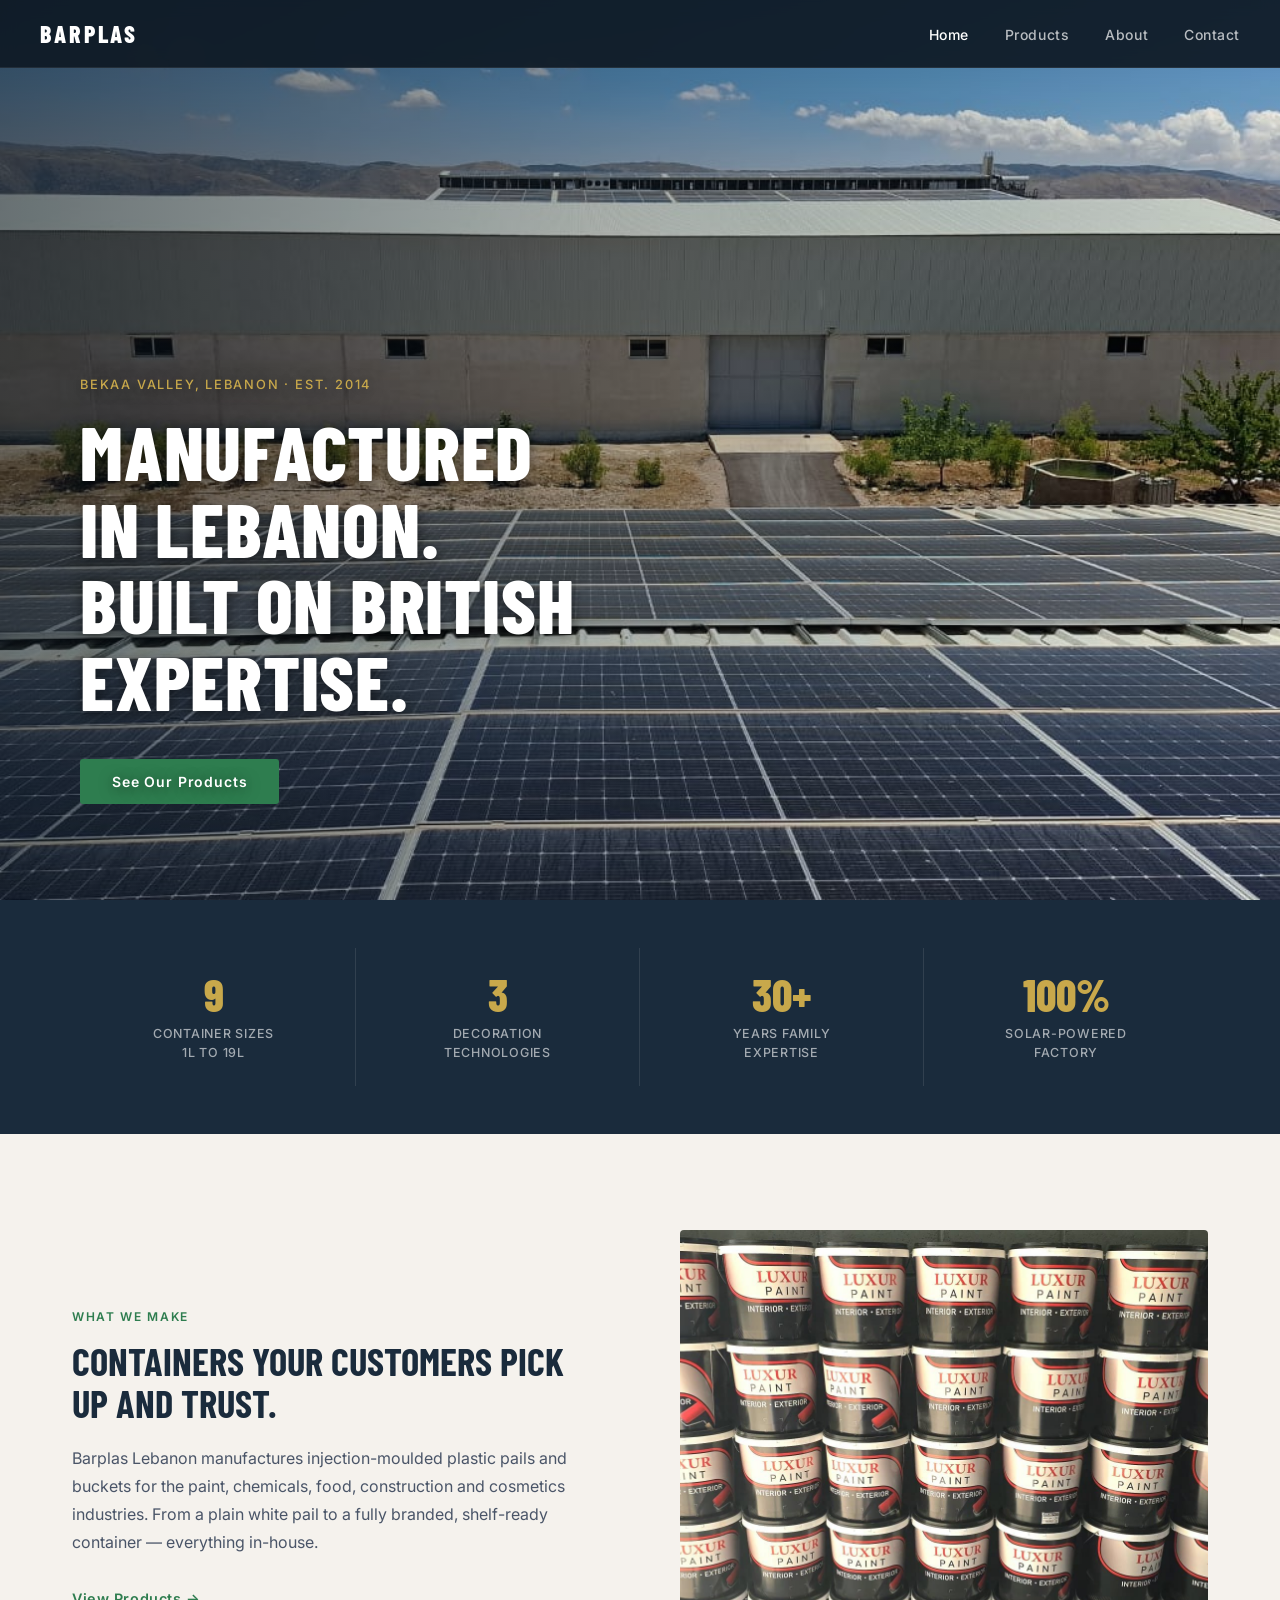
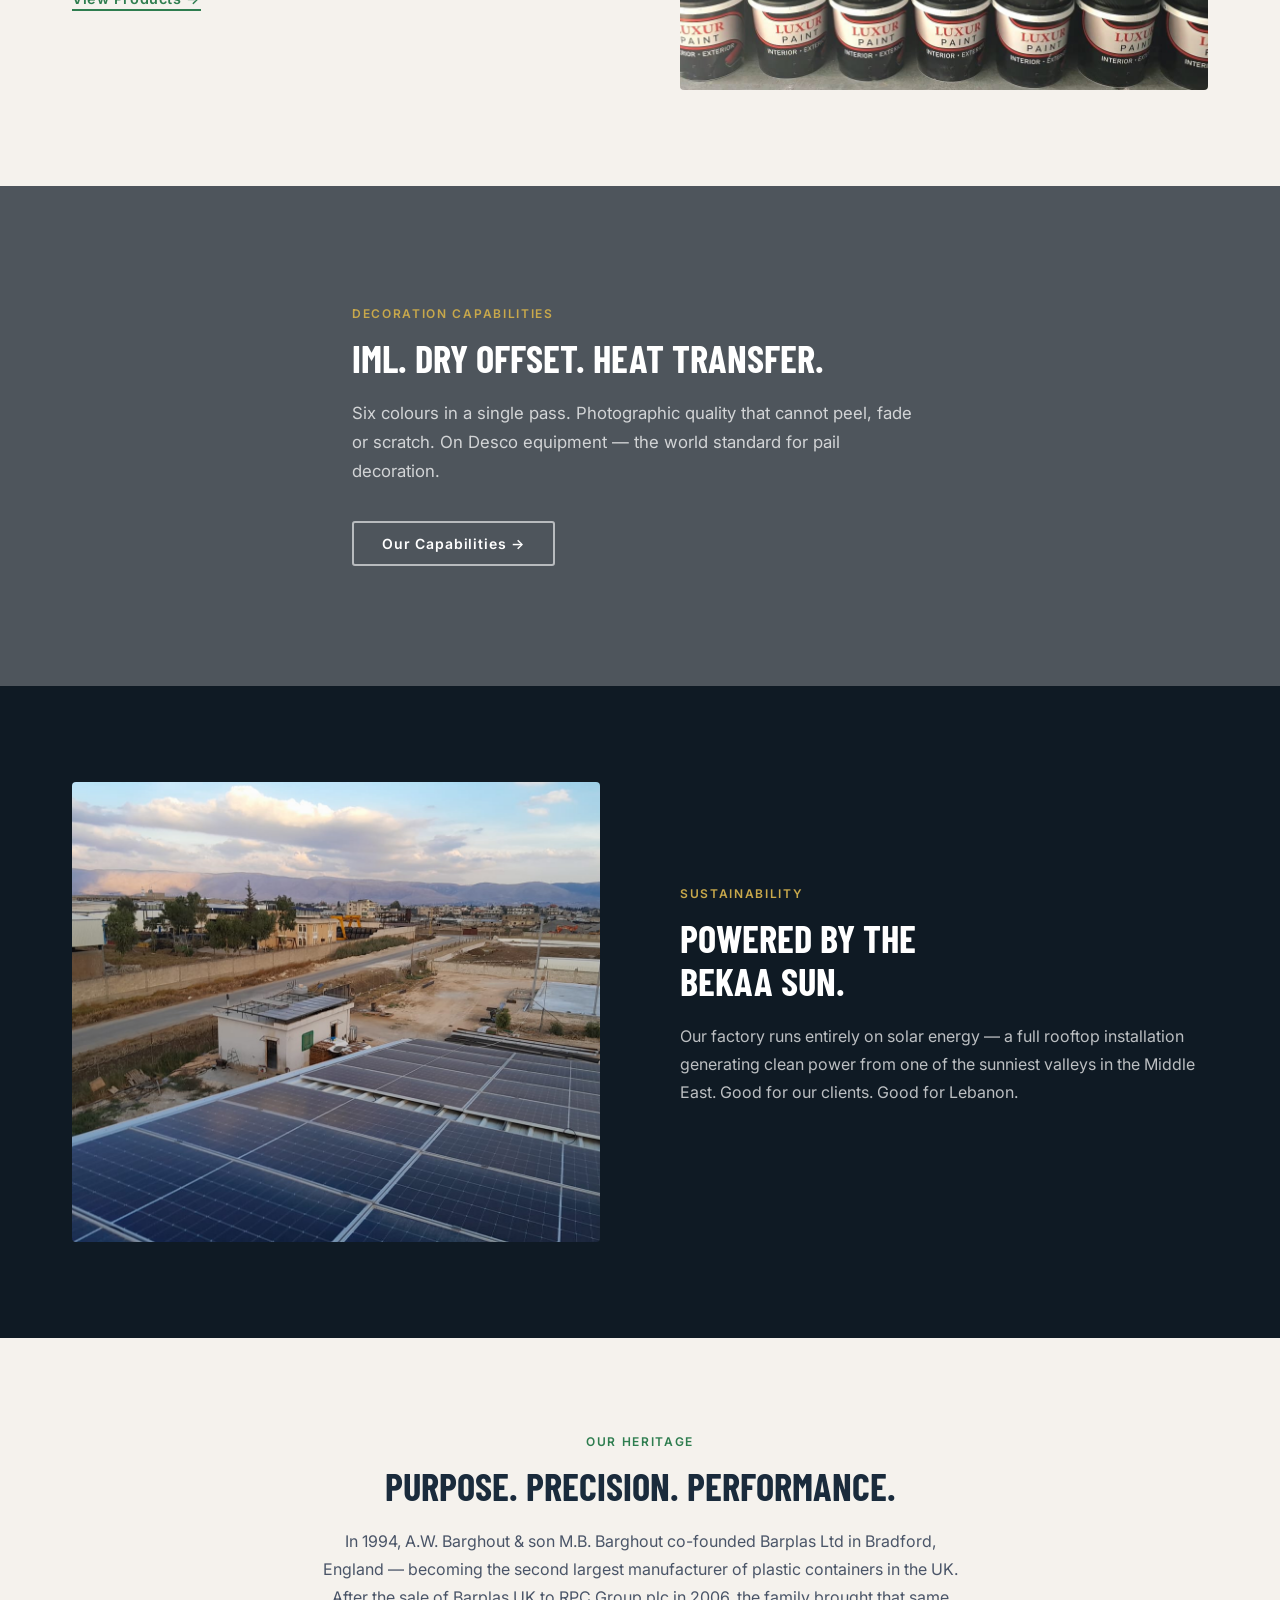
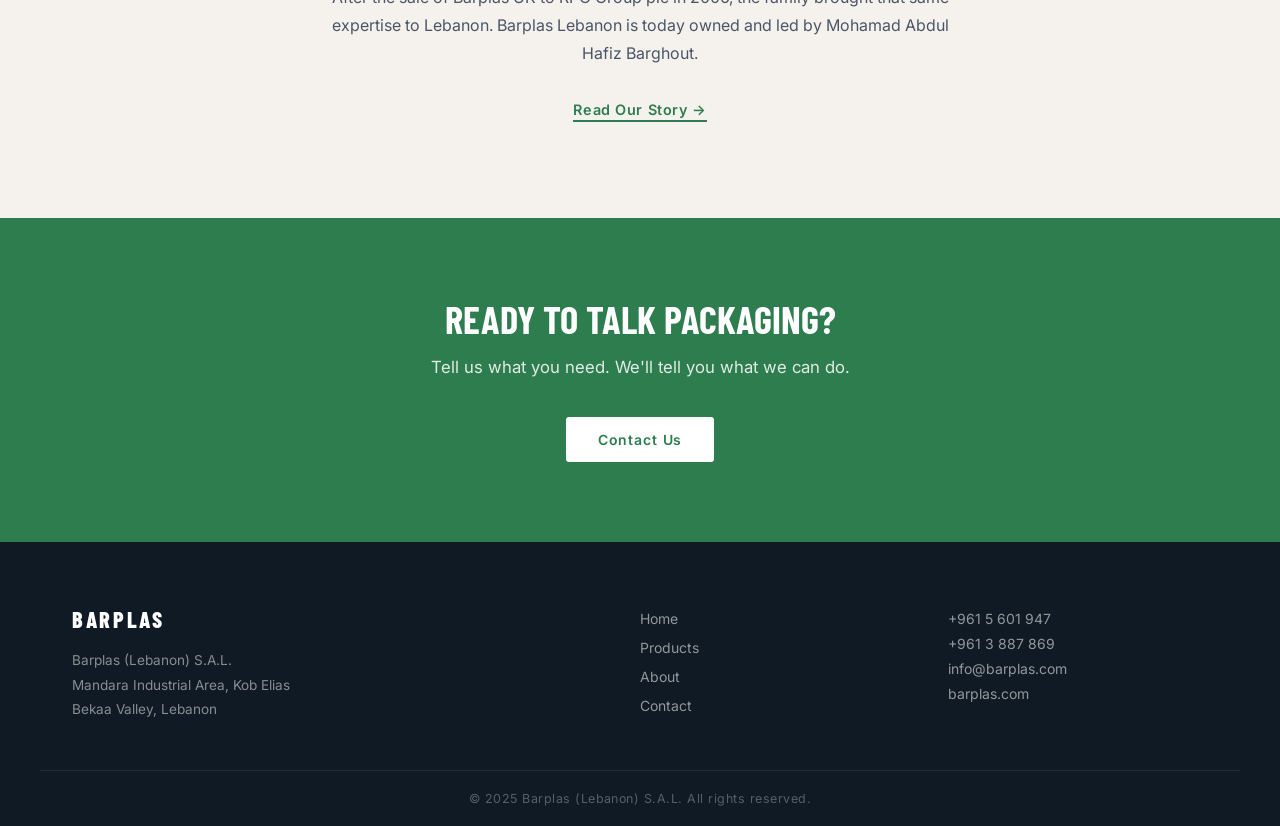
<file: index.html>
<!DOCTYPE html>
<html lang="en">
<head>
  <meta charset="UTF-8">
  <meta name="viewport" content="width=device-width, initial-scale=1.0">
  <title>Barplas Lebanon — Plastic Packaging Manufacturer</title>
  <meta name="description" content="Barplas Lebanon manufactures injection-moulded plastic pails and buckets for the paint, chemicals, food and construction industries. Bekaa Valley, Lebanon.">
  <link rel="preconnect" href="https://fonts.googleapis.com">
  <link href="https://fonts.googleapis.com/css2?family=Barlow+Condensed:wght@400;600;700;800&family=Inter:wght@300;400;500;600&display=swap" rel="stylesheet">
  <link rel="stylesheet" href="style.css?v=9">
</head>
<body>

  <!-- NAV -->
  <nav class="nav">
    <a href="index.html" class="nav-logo">BARPLAS</a>
    <button class="nav-toggle" aria-label="Toggle menu" aria-expanded="false" onclick="var o=this.classList.toggle('open');this.setAttribute('aria-expanded',o);document.getElementById('navLinks').classList.toggle('open')">
      <span></span><span></span><span></span>
    </button>
    <ul class="nav-links" id="navLinks">
      <li><a href="index.html" class="active">Home</a></li>
      <li><a href="products.html">Products</a></li>
      <li><a href="about.html">About</a></li>
      <li><a href="contact.html">Contact</a></li>
    </ul>
  </nav>

  <!-- HERO -->
  <section class="hero" style="background-image: url('factory-exterior.jpeg');">
    <div class="hero-overlay"></div>
    <div class="hero-content">
      <p class="hero-eyebrow">Bekaa Valley, Lebanon · Est. 2014</p>
      <h1 class="hero-headline">Manufactured<br>in Lebanon.<br>Built on British<br>expertise.</h1>
      <a href="products.html" class="btn-primary">See Our Products</a>
    </div>
  </section>

  <!-- INTRO STRIP -->
  <section class="intro-strip">
    <div class="container intro-grid">
      <div class="intro-stat">
        <span class="stat-number">9</span>
        <span class="stat-label">Container sizes<br>1L to 19L</span>
      </div>
      <div class="intro-stat">
        <span class="stat-number">3</span>
        <span class="stat-label">Decoration<br>technologies</span>
      </div>
      <div class="intro-stat">
        <span class="stat-number">30+</span>
        <span class="stat-label">Years family<br>expertise</span>
      </div>
      <div class="intro-stat">
        <span class="stat-number">100%</span>
        <span class="stat-label">Solar-powered<br>factory</span>
      </div>
    </div>
  </section>

  <!-- WHAT WE MAKE -->
  <section class="section-light">
    <div class="container two-col">
      <div class="col-text">
        <p class="eyebrow">What We Make</p>
        <h2>Containers your customers pick up and trust.</h2>
        <p class="body-text">Barplas Lebanon manufactures injection-moulded plastic pails and buckets for the paint, chemicals, food, construction and cosmetics industries. From a plain white pail to a fully branded, shelf-ready container — everything in-house.</p>
        <a href="products.html" class="btn-secondary">View Products →</a>
      </div>
      <div class="col-image">
        <img src="luxur-wall.png" alt="Luxur Paint branded pails — Barplas Lebanon">
      </div>
    </div>
  </section>

  <!-- FULL BLEED PRODUCT -->
  <section class="full-bleed" style="background-image: url('bekaa-panoramic.jpeg');">
    <div class="full-bleed-overlay"></div>
    <div class="full-bleed-content container">
      <p class="eyebrow eyebrow-light">Decoration Capabilities</p>
      <h2 class="headline-light">IML. Dry Offset. Heat Transfer.</h2>
      <p class="subline-light">Six colours in a single pass. Photographic quality that cannot peel, fade or scratch. On Desco equipment — the world standard for pail decoration.</p>
      <a href="products.html" class="btn-outline">Our Capabilities →</a>
    </div>
  </section>

  <!-- GREEN ENERGY -->
  <section class="section-dark">
    <div class="container two-col two-col-reverse">
      <div class="col-text">
        <p class="eyebrow eyebrow-green">Sustainability</p>
        <h2 class="headline-light">Powered by the<br>Bekaa sun.</h2>
        <p class="body-text body-light">Our factory runs entirely on solar energy — a full rooftop installation generating clean power from one of the sunniest valleys in the Middle East. Good for our clients. Good for Lebanon.</p>
      </div>
      <div class="col-image">
        <img src="solar-dusk.jpeg" alt="Solar panels on Barplas Lebanon factory roof">
      </div>
    </div>
  </section>

  <!-- HERITAGE -->
  <section class="section-light">
    <div class="container heritage-block">
      <p class="eyebrow">Our Heritage</p>
      <h2>Purpose. Precision. Performance.</h2>
      <p class="body-text heritage-text">In 1994, A.W. Barghout & son M.B. Barghout co-founded Barplas Ltd in Bradford, England — becoming the second largest manufacturer of plastic containers in the UK. After the sale of Barplas UK to RPC Group plc in 2006, the family brought that same expertise to Lebanon. Barplas Lebanon is today owned and led by Mohamad Abdul Hafiz Barghout.</p>
      <a href="about.html" class="btn-secondary">Read Our Story →</a>
    </div>
  </section>

  <!-- CONTACT CTA -->
  <section class="cta-section">
    <div class="container cta-inner">
      <h2 class="headline-light">Ready to talk packaging?</h2>
      <p class="subline-light">Tell us what you need. We'll tell you what we can do.</p>
      <a href="contact.html" class="btn-primary">Contact Us</a>
    </div>
  </section>

  <!-- FOOTER -->
  <footer class="footer">
    <div class="container footer-inner">
      <div class="footer-brand">
        <span class="footer-logo">BARPLAS</span>
        <p>Barplas (Lebanon) S.A.L.<br>Mandara Industrial Area, Kob Elias<br>Bekaa Valley, Lebanon</p>
      </div>
      <div class="footer-links">
        <a href="index.html">Home</a>
        <a href="products.html">Products</a>
        <a href="about.html">About</a>
        <a href="contact.html">Contact</a>
      </div>
      <div class="footer-contact">
        <p>+961 5 601 947</p>
        <p>+961 3 887 869</p>
        <p><a href="mailto:info@barplas.com">info@barplas.com</a></p>
        <p><a href="https://barplas.com">barplas.com</a></p>
      </div>
    </div>
    <div class="footer-bottom">
      <p>© 2025 Barplas (Lebanon) S.A.L. All rights reserved.</p>
    </div>
  </footer>

</body>
</html>
</file>
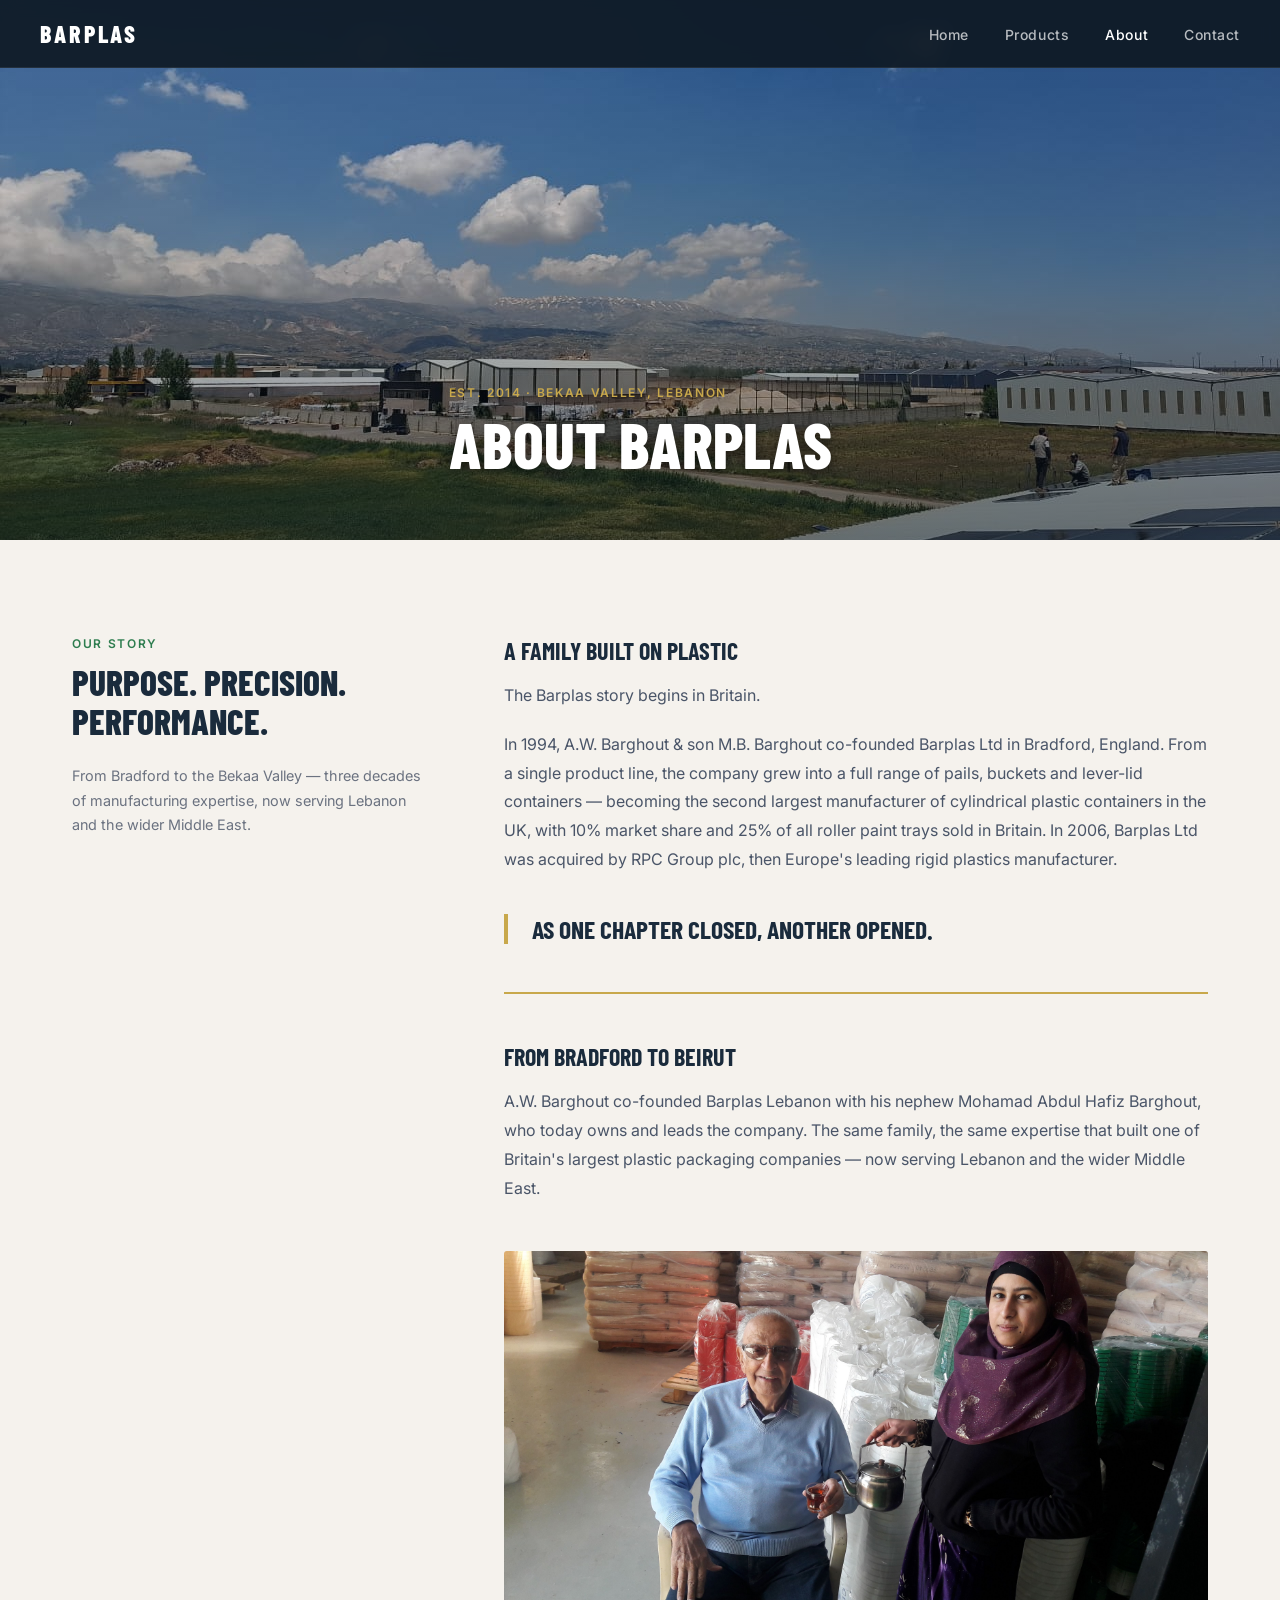
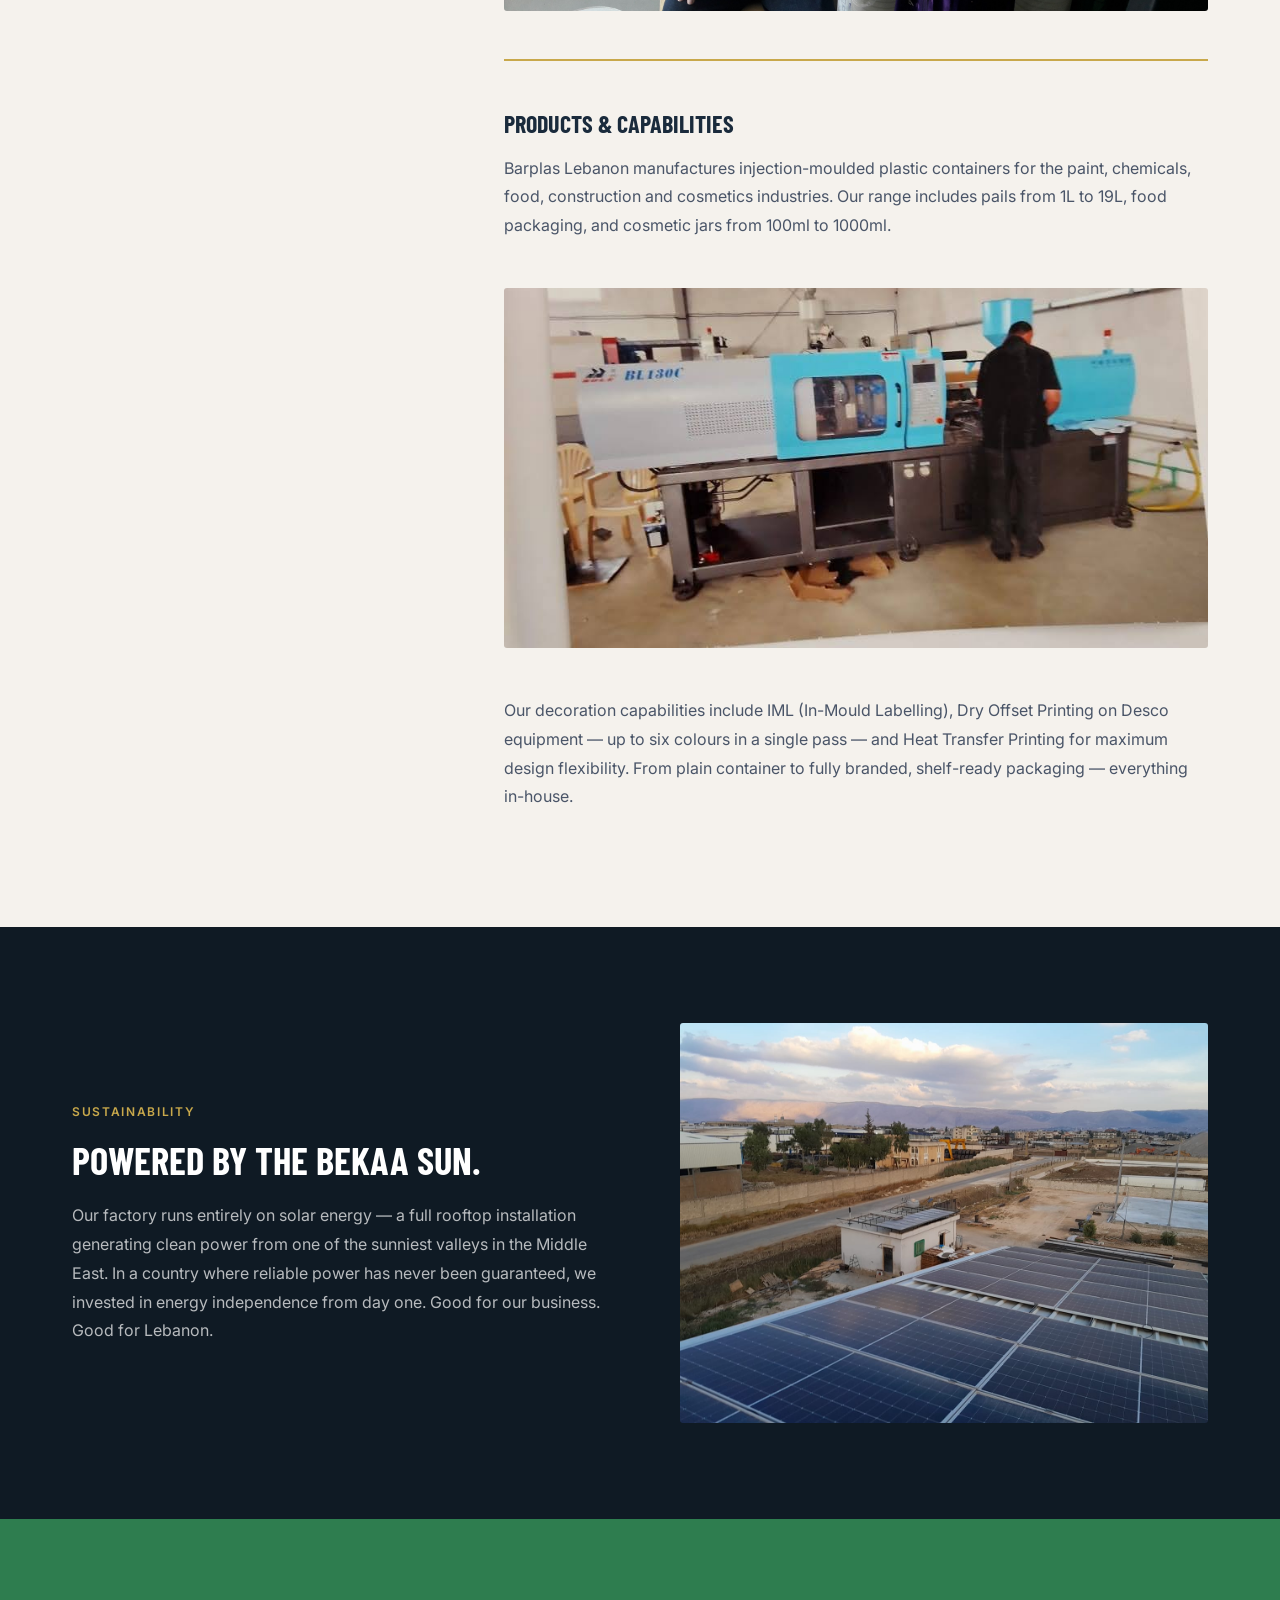
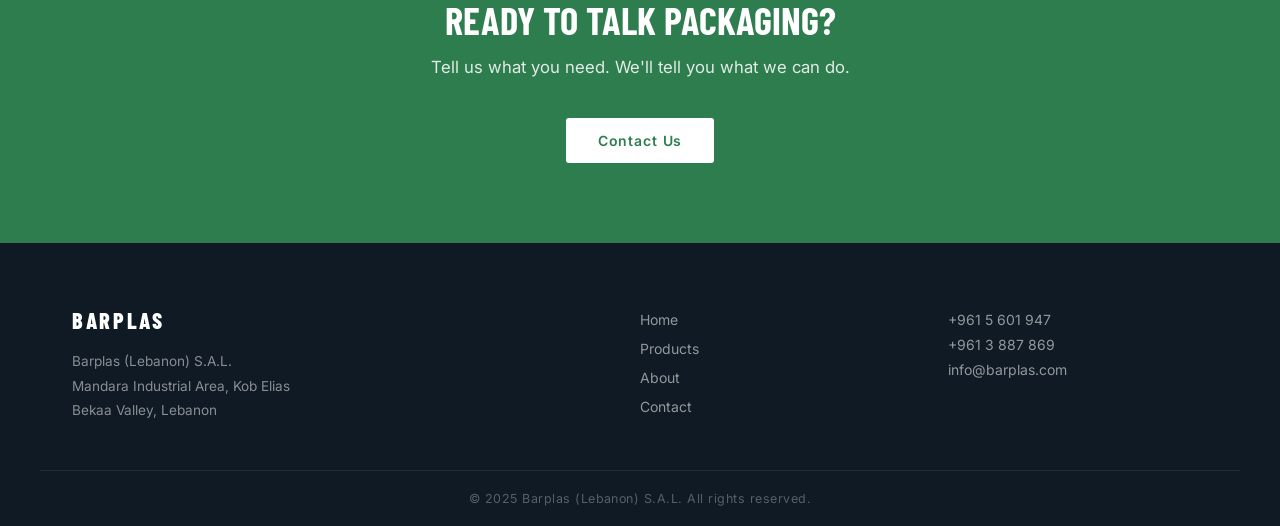
<file: about.html>
<!DOCTYPE html>
<html lang="en">
<head>
  <meta charset="UTF-8">
  <meta name="viewport" content="width=device-width, initial-scale=1.0">
  <title>About — Barplas Lebanon</title>
  <link rel="preconnect" href="https://fonts.googleapis.com">
  <link href="https://fonts.googleapis.com/css2?family=Barlow+Condensed:wght@400;600;700;800&family=Inter:wght@300;400;500;600&display=swap" rel="stylesheet">
  <link rel="stylesheet" href="style.css?v=9">
  <style>
    .about-hero {
      position: relative;
      height: 60vh;
      min-height: 400px;
      background-image: url('bekaa-panoramic.jpeg');
      background-size: cover;
      background-position: center 40%;
      display: flex;
      align-items: flex-end;
      padding-bottom: 64px;
    }
    .about-hero-overlay {
      position: absolute;
      inset: 0;
      background: linear-gradient(to top, rgba(10,20,30,0.58) 0%, rgba(10,20,30,0.28) 45%, rgba(10,20,30,0.06) 100%);
    }
    .about-hero-text {
      position: relative;
      z-index: 1;
      text-shadow: 0 2px 14px rgba(0,0,0,0.55);
    }
    .about-hero-text h1 {
      font-family: var(--font-display);
      font-weight: 800;
      font-size: clamp(2.5rem, 5vw, 4.5rem);
      color: var(--white);
      text-transform: uppercase;
      line-height: 1;
    }
    .story-section {
      padding: 96px 0;
      background: var(--stone);
    }
    .story-grid {
      display: grid;
      grid-template-columns: 1fr 2fr;
      gap: 80px;
      align-items: start;
    }
    .story-aside {
      position: sticky;
      top: 100px;
    }
    .story-aside h2 {
      font-family: var(--font-display);
      font-weight: 800;
      font-size: 2.2rem;
      color: var(--navy);
      text-transform: uppercase;
      line-height: 1.1;
      margin-bottom: 24px;
    }
    .story-aside .eyebrow { margin-bottom: 12px; }
    .story-body h3 {
      font-family: var(--font-display);
      font-weight: 700;
      font-size: 1.5rem;
      text-transform: uppercase;
      color: var(--navy);
      margin-bottom: 16px;
      margin-top: 48px;
      padding-top: 48px;
      border-top: 2px solid var(--gold);
    }
    .story-body h3:first-child { margin-top: 0; padding-top: 0; border-top: none; }
    .story-body p {
      font-size: 1rem;
      line-height: 1.8;
      color: #4A5568;
      margin-bottom: 20px;
    }
    .story-body .pull-quote {
      font-family: var(--font-display);
      font-weight: 700;
      font-size: 1.6rem;
      color: var(--navy);
      text-transform: uppercase;
      line-height: 1.2;
      border-left: 4px solid var(--gold);
      padding-left: 24px;
      margin: 40px 0;
    }
    .construction-photo {
      margin: 48px 0;
      height: 360px;
      border-radius: 3px;
      overflow: hidden;
    }
    .green-band {
      background: var(--dark);
      padding: 96px 0;
    }
    .green-band-inner {
      display: grid;
      grid-template-columns: 1fr 1fr;
      gap: 80px;
      align-items: center;
    }
    .green-band-text .eyebrow { color: var(--gold); }
    .green-band-text h2 { color: var(--white); }
    .green-band-text p { color: rgba(255,255,255,0.7); line-height: 1.8; }
    .green-band-image { height: 400px; border-radius: 3px; overflow: hidden; }
    @media (max-width: 900px) {
      .story-grid { grid-template-columns: 1fr; }
      .story-aside { position: static; }
      .green-band-inner { grid-template-columns: 1fr; }
      .green-band-image { height: 280px; }
    }
  </style>
</head>
<body>

  <nav class="nav">
    <a href="index.html" class="nav-logo">BARPLAS</a>
    <button class="nav-toggle" aria-label="Toggle menu" aria-expanded="false" onclick="var o=this.classList.toggle('open');this.setAttribute('aria-expanded',o);document.getElementById('navLinks').classList.toggle('open')">
      <span></span><span></span><span></span>
    </button>
    <ul class="nav-links" id="navLinks">
      <li><a href="index.html">Home</a></li>
      <li><a href="products.html">Products</a></li>
      <li><a href="about.html" class="active">About</a></li>
      <li><a href="contact.html">Contact</a></li>
    </ul>
  </nav>

  <!-- ABOUT HERO -->
  <div class="about-hero">
    <div class="about-hero-overlay"></div>
    <div class="about-hero-text container">
      <p class="eyebrow eyebrow-light" style="margin-bottom:12px;">Est. 2014 · Bekaa Valley, Lebanon</p>
      <h1>About Barplas</h1>
    </div>
  </div>

  <!-- STORY -->
  <section class="story-section">
    <div class="container story-grid">

      <div class="story-aside">
        <p class="eyebrow">Our Story</p>
        <h2>Purpose. Precision. Performance.</h2>
        <p style="font-size:0.9rem; color:var(--grey); line-height:1.7;">From Bradford to the Bekaa Valley — three decades of manufacturing expertise, now serving Lebanon and the wider Middle East.</p>
      </div>

      <div class="story-body">
        <h3>A Family Built on Plastic</h3>
        <p>The Barplas story begins in Britain.</p>
        <p>In 1994, A.W. Barghout &amp; son M.B. Barghout co-founded Barplas Ltd in Bradford, England. From a single product line, the company grew into a full range of pails, buckets and lever-lid containers — becoming the second largest manufacturer of cylindrical plastic containers in the UK, with 10% market share and 25% of all roller paint trays sold in Britain. In 2006, Barplas Ltd was acquired by RPC Group plc, then Europe's leading rigid plastics manufacturer.</p>

        <div class="pull-quote">As one chapter closed, another opened.</div>

        <h3>From Bradford to Beirut</h3>
        <p>A.W. Barghout co-founded Barplas Lebanon with his nephew Mohamad Abdul Hafiz Barghout, who today owns and leads the company. The same family, the same expertise that built one of Britain's largest plastic packaging companies — now serving Lebanon and the wider Middle East.</p>

        <div class="construction-photo">
          <img src="father.jpg" alt="Abdul Wadood Barghout, founder, Barplas Lebanon — 2017">
          <p style="font-size:0.78rem; color:var(--grey); margin-top:10px; letter-spacing:0.06em; text-transform:uppercase;">Abdul Wadood Barghout — founder, Barplas Lebanon, 2017</p>
        </div>

        <h3>Products &amp; Capabilities</h3>
        <p>Barplas Lebanon manufactures injection-moulded plastic containers for the paint, chemicals, food, construction and cosmetics industries. Our range includes pails from 1L to 19L, food packaging, and cosmetic jars from 100ml to 1000ml.</p>
        <div class="construction-photo">
          <img src="injection-moulding.jpg" alt="Injection moulding machine, Barplas Lebanon factory">
          <p style="font-size:0.78rem; color:var(--grey); margin-top:10px; letter-spacing:0.06em; text-transform:uppercase;">Injection moulding — Barplas Lebanon factory</p>
        </div>

        <p>Our decoration capabilities include IML (In-Mould Labelling), Dry Offset Printing on Desco equipment — up to six colours in a single pass — and Heat Transfer Printing for maximum design flexibility. From plain container to fully branded, shelf-ready packaging — everything in-house.</p>
      </div>

    </div>
  </section>

  <!-- GREEN ENERGY -->
  <section class="green-band">
    <div class="container green-band-inner">
      <div class="green-band-text">
        <p class="eyebrow">Sustainability</p>
        <h2 style="margin-bottom:20px;">Powered by the Bekaa sun.</h2>
        <p>Our factory runs entirely on solar energy — a full rooftop installation generating clean power from one of the sunniest valleys in the Middle East. In a country where reliable power has never been guaranteed, we invested in energy independence from day one. Good for our business. Good for Lebanon.</p>
      </div>
      <div class="green-band-image">
        <img src="solar-dusk.jpeg" alt="Solar panels on Barplas Lebanon factory roof at dusk">
      </div>
    </div>
  </section>

  <!-- CTA -->
  <section class="cta-section">
    <div class="container cta-inner">
      <h2 class="headline-light">Ready to talk packaging?</h2>
      <p class="subline-light">Tell us what you need. We'll tell you what we can do.</p>
      <a href="contact.html" class="btn-primary">Contact Us</a>
    </div>
  </section>

  <!-- FOOTER -->
  <footer class="footer">
    <div class="container footer-inner">
      <div class="footer-brand">
        <span class="footer-logo">BARPLAS</span>
        <p>Barplas (Lebanon) S.A.L.<br>Mandara Industrial Area, Kob Elias<br>Bekaa Valley, Lebanon</p>
      </div>
      <div class="footer-links">
        <a href="index.html">Home</a>
        <a href="products.html">Products</a>
        <a href="about.html">About</a>
        <a href="contact.html">Contact</a>
      </div>
      <div class="footer-contact">
        <p>+961 5 601 947</p>
        <p>+961 3 887 869</p>
        <p><a href="mailto:info@barplas.com">info@barplas.com</a></p>
      </div>
    </div>
    <div class="footer-bottom">
      <p>© 2025 Barplas (Lebanon) S.A.L. All rights reserved.</p>
    </div>
  </footer>

</body>
</html>
</file>
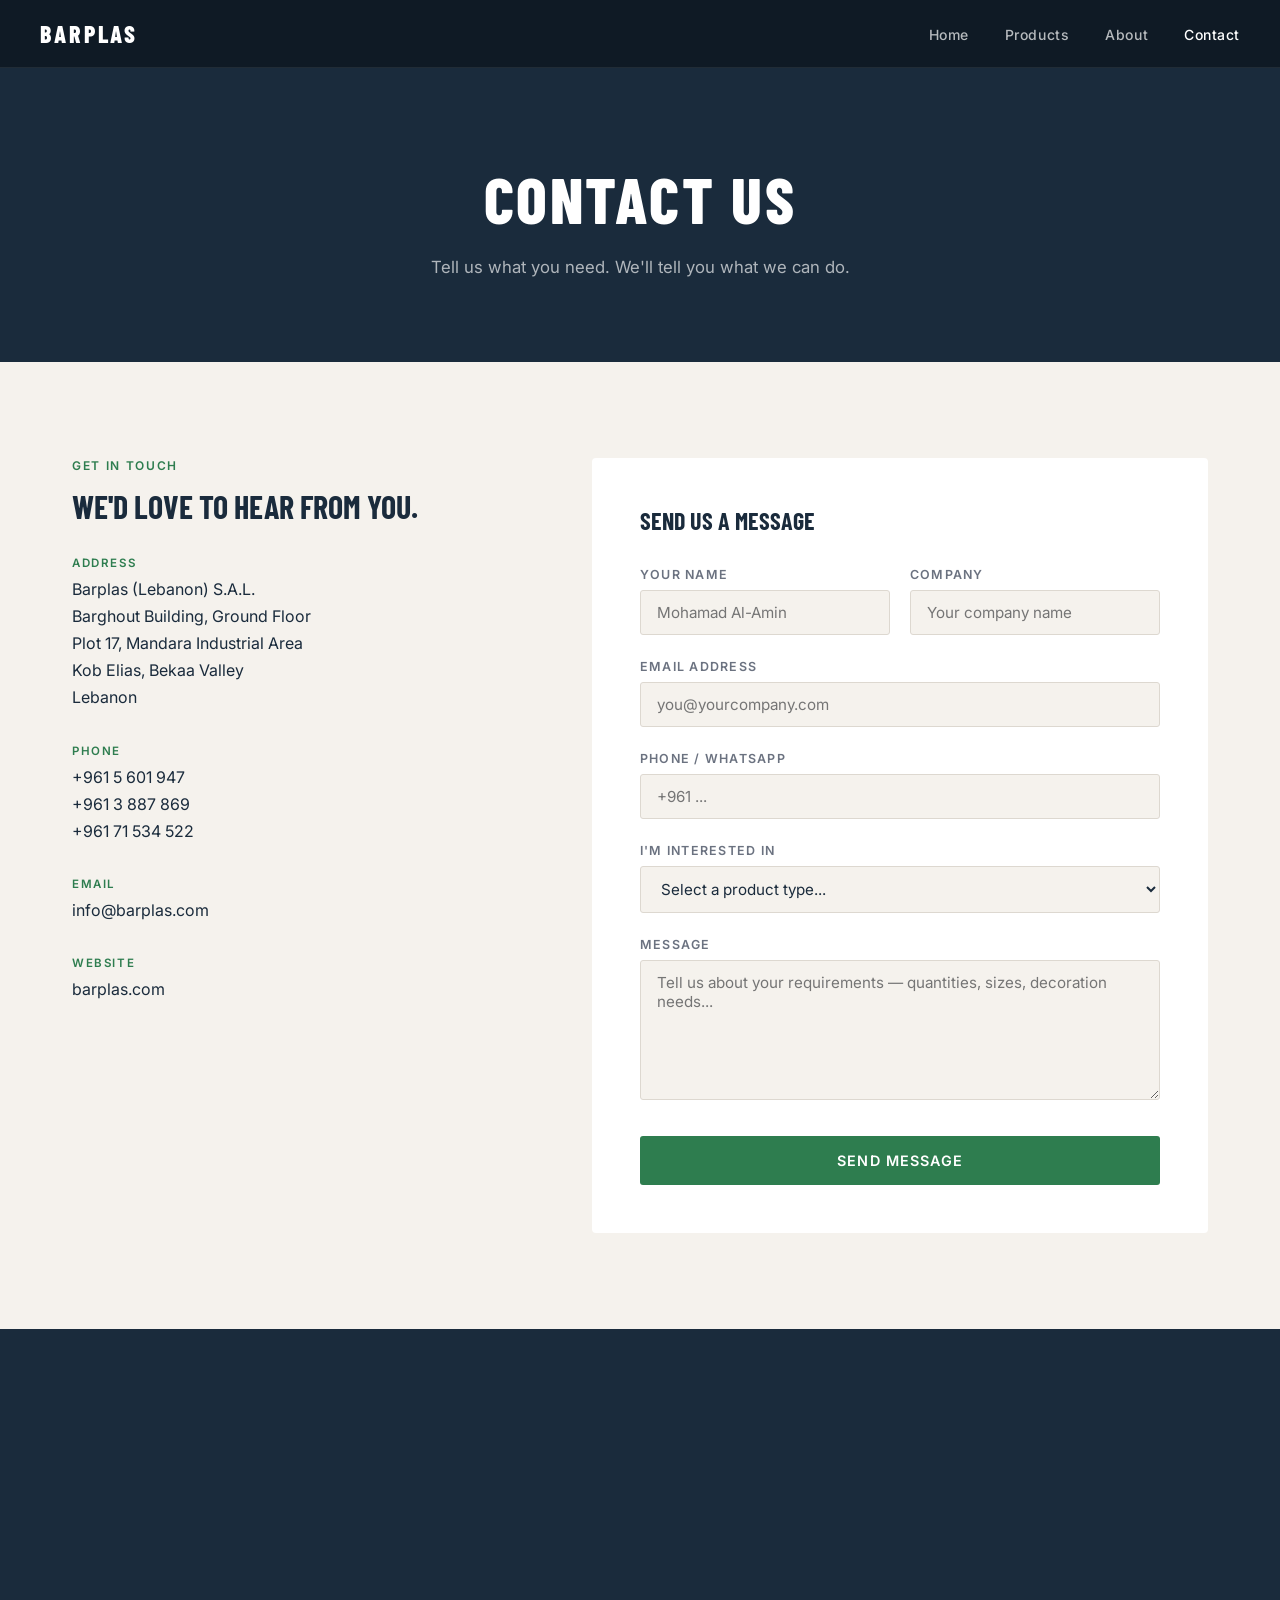
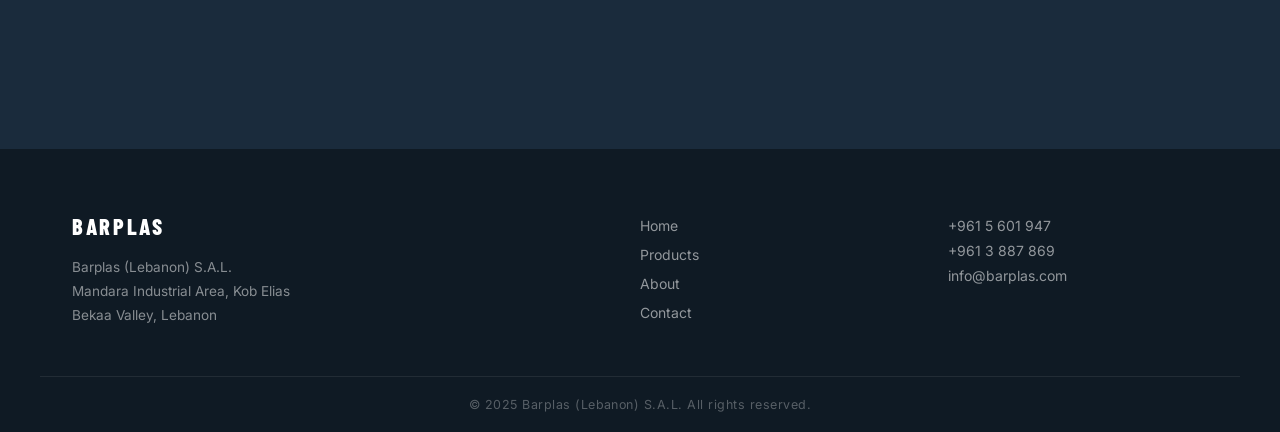
<file: contact.html>
<!DOCTYPE html>
<html lang="en">
<head>
  <meta charset="UTF-8">
  <meta name="viewport" content="width=device-width, initial-scale=1.0">
  <title>Contact — Barplas Lebanon</title>
  <link rel="preconnect" href="https://fonts.googleapis.com">
  <link href="https://fonts.googleapis.com/css2?family=Barlow+Condensed:wght@400;600;700;800&family=Inter:wght@300;400;500;600&display=swap" rel="stylesheet">
  <link rel="stylesheet" href="style.css?v=9">
  <style>
    .contact-body {
      background: var(--stone);
      padding: 96px 0;
    }
    .contact-grid {
      display: grid;
      grid-template-columns: 1fr 1.4fr;
      gap: 80px;
      align-items: start;
    }
    .contact-details h2 {
      font-family: var(--font-display);
      font-weight: 700;
      font-size: 2rem;
      text-transform: uppercase;
      color: var(--navy);
      margin-bottom: 32px;
    }
    .contact-item {
      margin-bottom: 32px;
    }
    .contact-item .label {
      font-size: 0.72rem;
      font-weight: 600;
      letter-spacing: 0.14em;
      text-transform: uppercase;
      color: var(--green);
      margin-bottom: 6px;
    }
    .contact-item p, .contact-item a {
      font-size: 1rem;
      color: var(--navy);
      line-height: 1.7;
    }
    .contact-item a:hover { color: var(--green); }
    .contact-form {
      background: var(--white);
      padding: 48px;
      border-radius: 4px;
    }
    .contact-form h3 {
      font-family: var(--font-display);
      font-weight: 700;
      font-size: 1.5rem;
      text-transform: uppercase;
      color: var(--navy);
      margin-bottom: 32px;
    }
    .form-group {
      margin-bottom: 24px;
    }
    .form-group label {
      display: block;
      font-size: 0.78rem;
      font-weight: 600;
      letter-spacing: 0.1em;
      text-transform: uppercase;
      color: var(--grey);
      margin-bottom: 8px;
    }
    .form-group input,
    .form-group textarea,
    .form-group select {
      width: 100%;
      padding: 12px 16px;
      font-family: var(--font-body);
      font-size: 0.95rem;
      color: var(--navy);
      background: var(--stone);
      border: 1px solid #DDD8D0;
      border-radius: 3px;
      outline: none;
      transition: border-color 0.2s;
    }
    .form-group input:focus,
    .form-group textarea:focus,
    .form-group select:focus {
      border-color: var(--green);
    }
    .form-group textarea { height: 140px; resize: vertical; }
    .form-row {
      display: grid;
      grid-template-columns: 1fr 1fr;
      gap: 20px;
    }
    .form-submit {
      width: 100%;
      padding: 16px;
      background: var(--green);
      color: var(--white);
      font-family: var(--font-body);
      font-size: 0.9rem;
      font-weight: 600;
      letter-spacing: 0.08em;
      text-transform: uppercase;
      border: none;
      border-radius: 3px;
      cursor: pointer;
      transition: background 0.2s;
      margin-top: 8px;
    }
    .form-submit:hover { background: #256840; }
    .map-section {
      height: 420px;
      background: var(--navy);
      overflow: hidden;
    }
    .map-section iframe {
      width: 100%;
      height: 100%;
      border: none;
      filter: grayscale(20%);
    }
    @media (max-width: 900px) {
      .contact-grid { grid-template-columns: 1fr; }
      .contact-form { padding: 32px 24px; }
      .form-row { grid-template-columns: 1fr; }
    }
  </style>
</head>
<body>

  <nav class="nav">
    <a href="index.html" class="nav-logo">BARPLAS</a>
    <button class="nav-toggle" aria-label="Toggle menu" aria-expanded="false" onclick="var o=this.classList.toggle('open');this.setAttribute('aria-expanded',o);document.getElementById('navLinks').classList.toggle('open')">
      <span></span><span></span><span></span>
    </button>
    <ul class="nav-links" id="navLinks">
      <li><a href="index.html">Home</a></li>
      <li><a href="products.html">Products</a></li>
      <li><a href="about.html">About</a></li>
      <li><a href="contact.html" class="active">Contact</a></li>
    </ul>
  </nav>

  <div class="page-header">
    <h1>Contact Us</h1>
    <p>Tell us what you need. We'll tell you what we can do.</p>
  </div>

  <section class="contact-body">
    <div class="container contact-grid">

      <div class="contact-details">
        <p class="eyebrow">Get in Touch</p>
        <h2>We'd love to hear from you.</h2>

        <div class="contact-item">
          <div class="label">Address</div>
          <p>Barplas (Lebanon) S.A.L.<br>Barghout Building, Ground Floor<br>Plot 17, Mandara Industrial Area<br>Kob Elias, Bekaa Valley<br>Lebanon</p>
        </div>

        <div class="contact-item">
          <div class="label">Phone</div>
          <p><a href="tel:+9615601947">+961 5 601 947</a></p>
          <p><a href="tel:+9613887869">+961 3 887 869</a></p>
          <p><a href="tel:+96171534522">+961 71 534 522</a></p>
        </div>

        <div class="contact-item">
          <div class="label">Email</div>
          <p><a href="mailto:info@barplas.com">info@barplas.com</a></p>
        </div>

        <div class="contact-item">
          <div class="label">Website</div>
          <p><a href="https://barplas.com">barplas.com</a></p>
        </div>
      </div>

      <div class="contact-form">
        <h3>Send Us a Message</h3>
        <form action="mailto:info@barplas.com" method="post" enctype="text/plain">
          <div class="form-row">
            <div class="form-group">
              <label for="name">Your Name</label>
              <input type="text" id="name" name="name" placeholder="Mohamad Al-Amin" required>
            </div>
            <div class="form-group">
              <label for="company">Company</label>
              <input type="text" id="company" name="company" placeholder="Your company name">
            </div>
          </div>
          <div class="form-group">
            <label for="email">Email Address</label>
            <input type="email" id="email" name="email" placeholder="you@yourcompany.com" required>
          </div>
          <div class="form-group">
            <label for="phone">Phone / WhatsApp</label>
            <input type="tel" id="phone" name="phone" placeholder="+961 ...">
          </div>
          <div class="form-group">
            <label for="interest">I'm Interested In</label>
            <select id="interest" name="interest">
              <option value="">Select a product type...</option>
              <option>Pails &amp; Buckets (1L–19L)</option>
              <option>Food &amp; Date Packaging</option>
              <option>Cosmetic Jars</option>
              <option>Custom Moulding</option>
              <option>Decoration / Printing Only</option>
              <option>General Enquiry</option>
            </select>
          </div>
          <div class="form-group">
            <label for="message">Message</label>
            <textarea id="message" name="message" placeholder="Tell us about your requirements — quantities, sizes, decoration needs..."></textarea>
          </div>
          <button type="submit" class="form-submit">Send Message</button>
        </form>
      </div>

    </div>
  </section>

  <!-- MAP -->
  <div class="map-section">
    <iframe
      src="https://www.google.com/maps/embed?pb=!1m18!1m12!1m3!1d3316.8!2d35.852!3d33.769!2m3!1f0!2f0!3f0!3m2!1i1024!2i768!4f13.1!3m3!1m2!1s0x0%3A0x0!2zMzPCsDQ2JzA4LjgiTiAzNcKwNTEnMDcuMiJF!5e0!3m2!1sen!2slb!4v1"
      allowfullscreen=""
      loading="lazy">
    </iframe>
  </div>

  <!-- FOOTER -->
  <footer class="footer">
    <div class="container footer-inner">
      <div class="footer-brand">
        <span class="footer-logo">BARPLAS</span>
        <p>Barplas (Lebanon) S.A.L.<br>Mandara Industrial Area, Kob Elias<br>Bekaa Valley, Lebanon</p>
      </div>
      <div class="footer-links">
        <a href="index.html">Home</a>
        <a href="products.html">Products</a>
        <a href="about.html">About</a>
        <a href="contact.html">Contact</a>
      </div>
      <div class="footer-contact">
        <p>+961 5 601 947</p>
        <p>+961 3 887 869</p>
        <p><a href="mailto:info@barplas.com">info@barplas.com</a></p>
      </div>
    </div>
    <div class="footer-bottom">
      <p>© 2025 Barplas (Lebanon) S.A.L. All rights reserved.</p>
    </div>
  </footer>

</body>
</html>
</file>
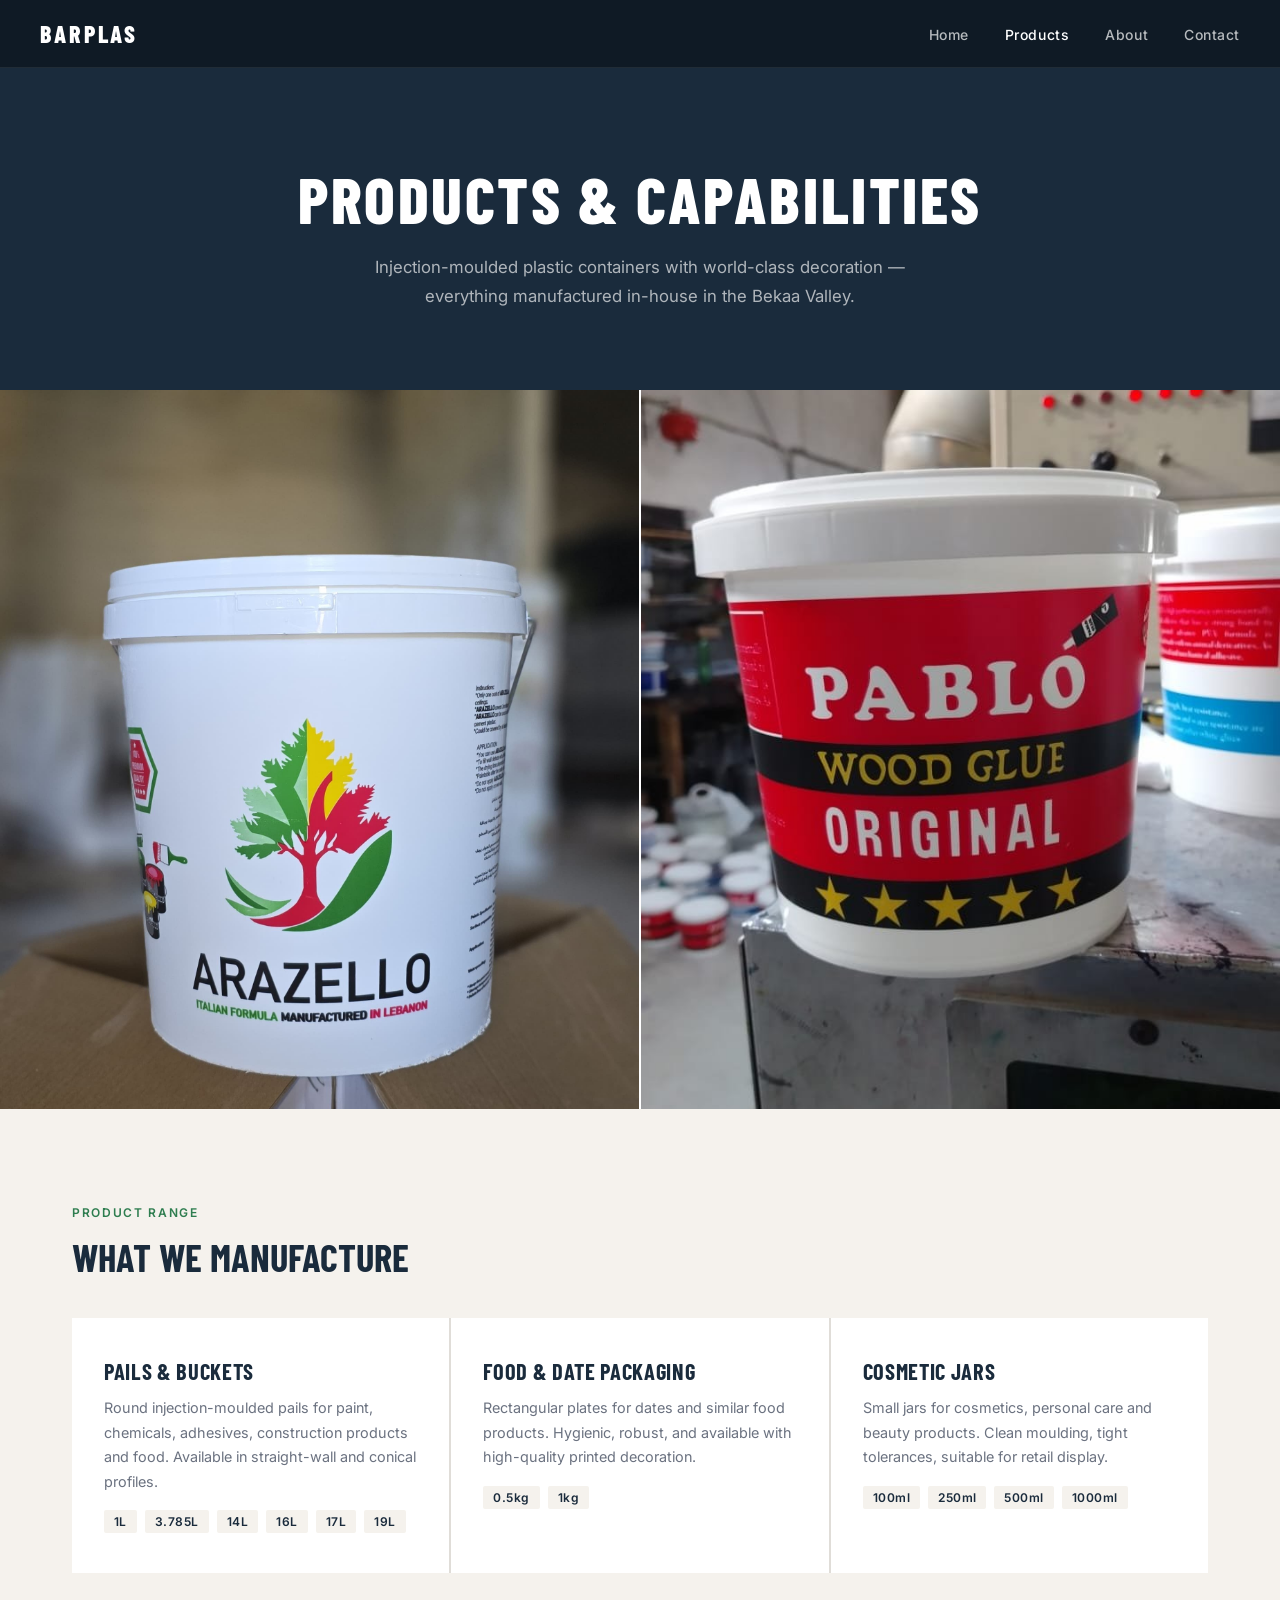
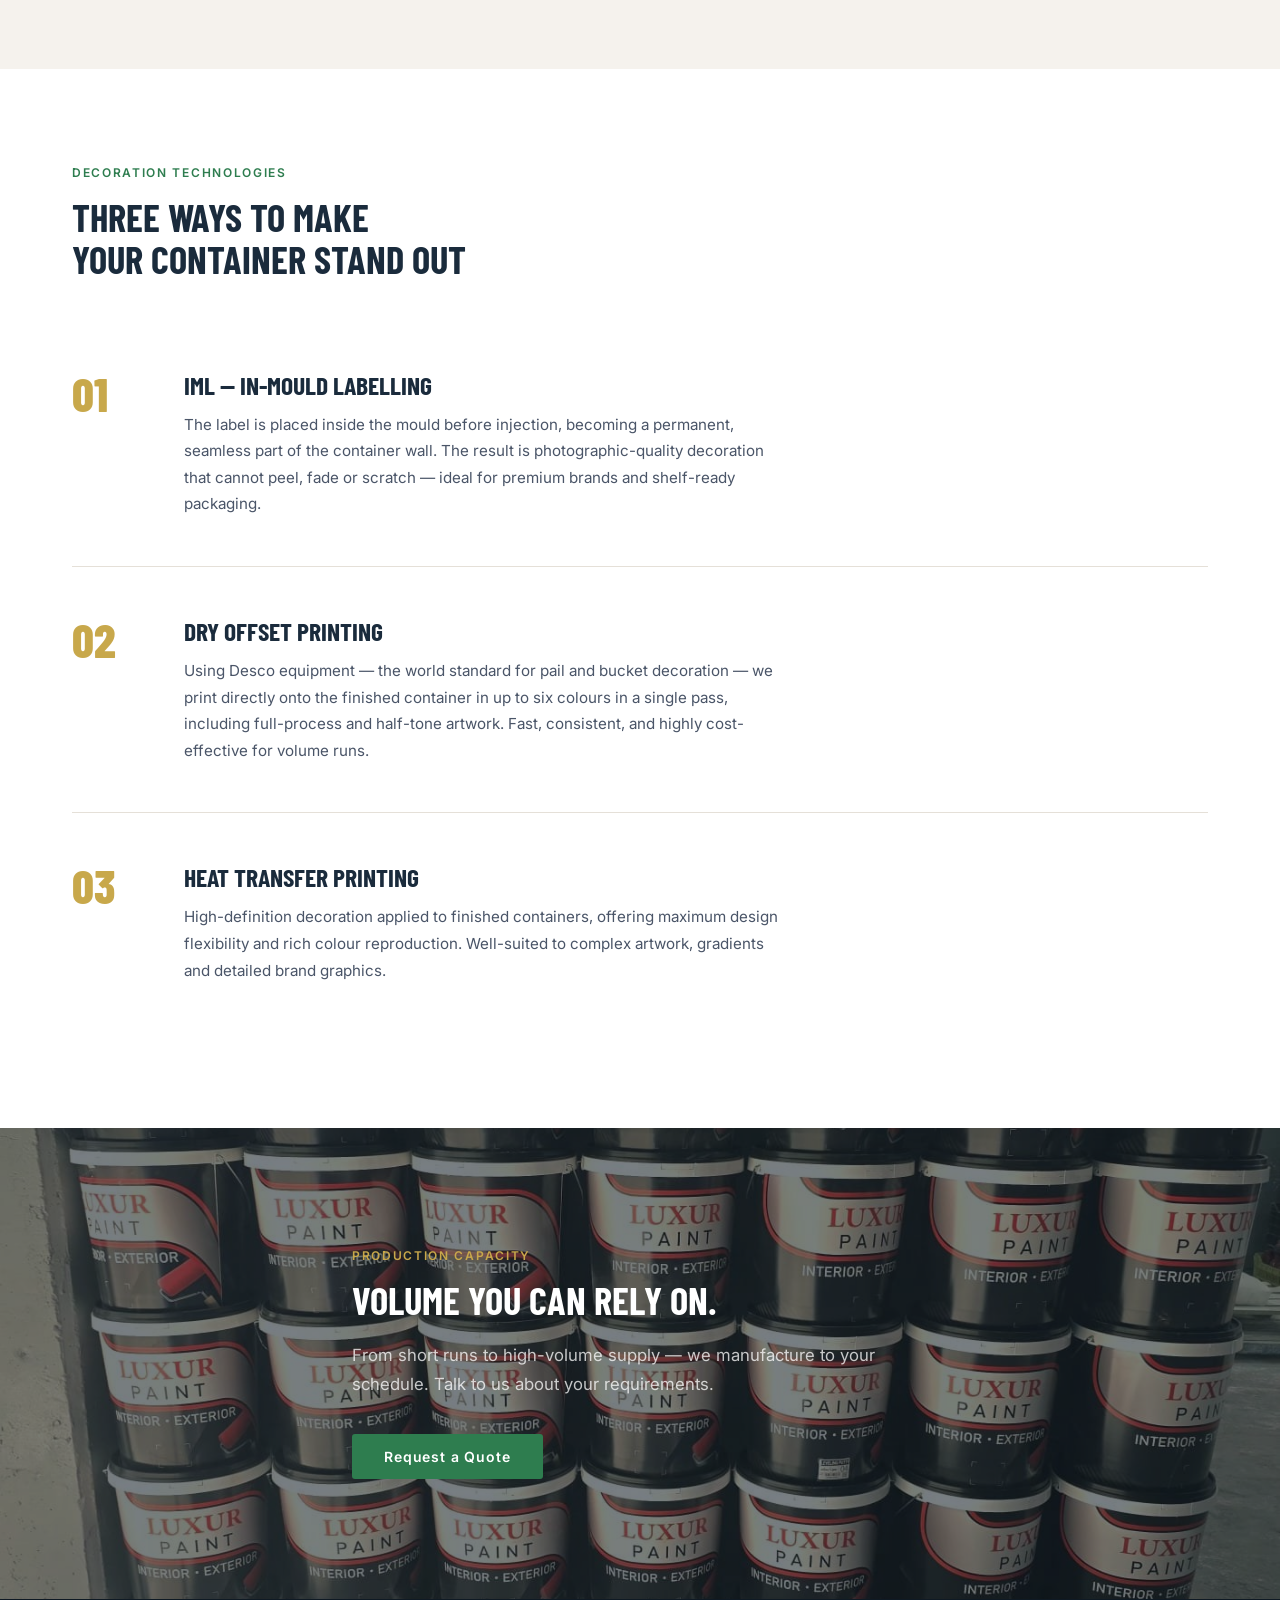
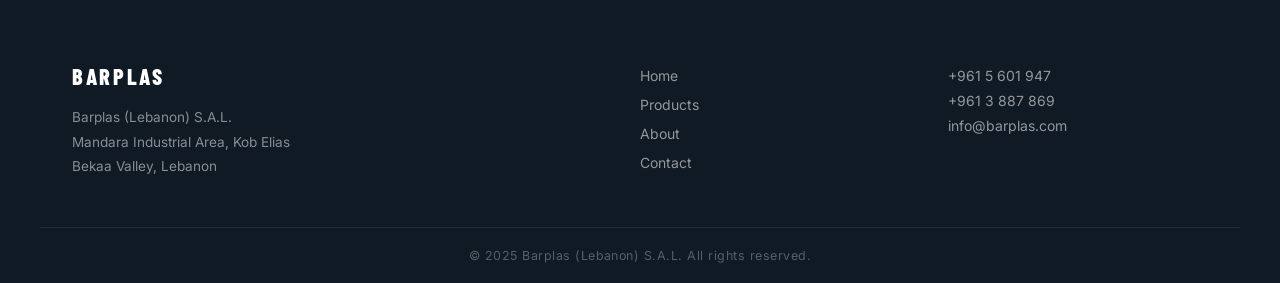
<file: products.html>
<!DOCTYPE html>
<html lang="en">
<head>
  <meta charset="UTF-8">
  <meta name="viewport" content="width=device-width, initial-scale=1.0">
  <title>Products & Capabilities — Barplas Lebanon</title>
  <link rel="preconnect" href="https://fonts.googleapis.com">
  <link href="https://fonts.googleapis.com/css2?family=Barlow+Condensed:wght@400;600;700;800&family=Inter:wght@300;400;500;600&display=swap" rel="stylesheet">
  <link rel="stylesheet" href="style.css?v=9">
  <style>
    .products-grid {
      display: grid;
      grid-template-columns: repeat(3, 1fr);
      gap: 2px;
      background: #e0ddd8;
    }
    .product-card {
      background: var(--white);
      padding: 40px 32px;
    }
    .product-card h3 {
      font-family: var(--font-display);
      font-weight: 700;
      font-size: 1.4rem;
      text-transform: uppercase;
      color: var(--navy);
      margin-bottom: 12px;
      letter-spacing: 0.03em;
    }
    .product-card p {
      font-size: 0.9rem;
      color: var(--grey);
      line-height: 1.7;
      margin-bottom: 16px;
    }
    .product-sizes {
      display: flex;
      flex-wrap: wrap;
      gap: 8px;
      margin-top: 16px;
    }
    .size-tag {
      font-size: 0.75rem;
      font-weight: 600;
      color: var(--navy);
      background: var(--stone);
      padding: 4px 10px;
      border-radius: 2px;
      letter-spacing: 0.04em;
    }
    .capability-row {
      display: grid;
      grid-template-columns: 80px 1fr;
      gap: 32px;
      align-items: start;
      padding: 48px 0;
      border-bottom: 1px solid #E5E0D8;
    }
    .capability-row:last-child { border-bottom: none; }
    .cap-number {
      font-family: var(--font-display);
      font-weight: 800;
      font-size: 3rem;
      color: var(--gold);
      line-height: 1;
    }
    .cap-content h3 {
      font-family: var(--font-display);
      font-weight: 700;
      font-size: 1.6rem;
      text-transform: uppercase;
      color: var(--navy);
      margin-bottom: 12px;
    }
    .cap-content p {
      font-size: 0.95rem;
      color: #4A5568;
      line-height: 1.75;
      max-width: 600px;
    }
    .photo-strip {
      display: grid;
      grid-template-columns: 1fr 1fr;
      gap: 2px;
    }
    .photo-strip-item { overflow: hidden; aspect-ratio: 8 / 9; }
    .photo-strip-item img { width: 100%; height: 100%; object-fit: cover; transition: transform 0.4s; }
    .photo-strip-item:hover img { transform: scale(1.03); }
    @media (max-width: 900px) {
      .products-grid { grid-template-columns: 1fr; }
      .photo-strip { grid-template-columns: 1fr; }
    }
  </style>
</head>
<body>

  <nav class="nav">
    <a href="index.html" class="nav-logo">BARPLAS</a>
    <button class="nav-toggle" aria-label="Toggle menu" aria-expanded="false" onclick="var o=this.classList.toggle('open');this.setAttribute('aria-expanded',o);document.getElementById('navLinks').classList.toggle('open')">
      <span></span><span></span><span></span>
    </button>
    <ul class="nav-links" id="navLinks">
      <li><a href="index.html">Home</a></li>
      <li><a href="products.html" class="active">Products</a></li>
      <li><a href="about.html">About</a></li>
      <li><a href="contact.html">Contact</a></li>
    </ul>
  </nav>

  <div class="page-header">
    <h1>Products &amp; Capabilities</h1>
    <p>Injection-moulded plastic containers with world-class decoration — everything manufactured in-house in the Bekaa Valley.</p>
  </div>

  <!-- PRODUCT PHOTO STRIP -->
  <div class="photo-strip">
    <div class="photo-strip-item">
      <img src="arazello-pail.png?v=10" alt="Arazello branded pail — IML printing by Barplas Lebanon">
    </div>
    <div class="photo-strip-item">
      <img src="pablo-pail.png?v=10" alt="Pablo Wood Glue pail — dry offset printing by Barplas Lebanon">
    </div>
  </div>

  <!-- PRODUCT RANGE -->
  <section class="section-light">
    <div class="container">
      <p class="eyebrow">Product Range</p>
      <h2>What We Manufacture</h2>
      <div class="products-grid" style="margin-top: 40px;">

        <div class="product-card">
          <h3>Pails &amp; Buckets</h3>
          <p>Round injection-moulded pails for paint, chemicals, adhesives, construction products and food. Available in straight-wall and conical profiles.</p>
          <div class="product-sizes">
            <span class="size-tag">1L</span>
            <span class="size-tag">3.785L</span>
            <span class="size-tag">14L</span>
            <span class="size-tag">16L</span>
            <span class="size-tag">17L</span>
            <span class="size-tag">19L</span>
          </div>
        </div>

        <div class="product-card">
          <h3>Food &amp; Date Packaging</h3>
          <p>Rectangular plates for dates and similar food products. Hygienic, robust, and available with high-quality printed decoration.</p>
          <div class="product-sizes">
            <span class="size-tag">0.5kg</span>
            <span class="size-tag">1kg</span>
          </div>
        </div>

        <div class="product-card">
          <h3>Cosmetic Jars</h3>
          <p>Small jars for cosmetics, personal care and beauty products. Clean moulding, tight tolerances, suitable for retail display.</p>
          <div class="product-sizes">
            <span class="size-tag">100ml</span>
            <span class="size-tag">250ml</span>
            <span class="size-tag">500ml</span>
            <span class="size-tag">1000ml</span>
          </div>
        </div>

      </div>
    </div>
  </section>

  <!-- CAPABILITIES -->
  <section class="section-light" style="background: var(--white);">
    <div class="container">
      <p class="eyebrow">Decoration Technologies</p>
      <h2>Three Ways to Make<br>Your Container Stand Out</h2>

      <div style="margin-top: 40px;">
        <div class="capability-row">
          <div class="cap-number">01</div>
          <div class="cap-content">
            <h3>IML — In-Mould Labelling</h3>
            <p>The label is placed inside the mould before injection, becoming a permanent, seamless part of the container wall. The result is photographic-quality decoration that cannot peel, fade or scratch — ideal for premium brands and shelf-ready packaging.</p>
          </div>
        </div>
        <div class="capability-row">
          <div class="cap-number">02</div>
          <div class="cap-content">
            <h3>Dry Offset Printing</h3>
            <p>Using Desco equipment — the world standard for pail and bucket decoration — we print directly onto the finished container in up to six colours in a single pass, including full-process and half-tone artwork. Fast, consistent, and highly cost-effective for volume runs.</p>
          </div>
        </div>
        <div class="capability-row">
          <div class="cap-number">03</div>
          <div class="cap-content">
            <h3>Heat Transfer Printing</h3>
            <p>High-definition decoration applied to finished containers, offering maximum design flexibility and rich colour reproduction. Well-suited to complex artwork, gradients and detailed brand graphics.</p>
          </div>
        </div>
      </div>
    </div>
  </section>

  <!-- LUXUR WALL FULL BLEED -->
  <section class="full-bleed" style="background-image: url('luxur-wall.png'); background-attachment: scroll;">
    <div class="full-bleed-overlay" style="background: rgba(10,20,30,0.55);"></div>
    <div class="full-bleed-content container">
      <p class="eyebrow eyebrow-light">Production Capacity</p>
      <h2 class="headline-light">Volume you can rely on.</h2>
      <p class="subline-light">From short runs to high-volume supply — we manufacture to your schedule. Talk to us about your requirements.</p>
      <a href="contact.html" class="btn-primary">Request a Quote</a>
    </div>
  </section>

  <!-- FOOTER -->
  <footer class="footer">
    <div class="container footer-inner">
      <div class="footer-brand">
        <span class="footer-logo">BARPLAS</span>
        <p>Barplas (Lebanon) S.A.L.<br>Mandara Industrial Area, Kob Elias<br>Bekaa Valley, Lebanon</p>
      </div>
      <div class="footer-links">
        <a href="index.html">Home</a>
        <a href="products.html">Products</a>
        <a href="about.html">About</a>
        <a href="contact.html">Contact</a>
      </div>
      <div class="footer-contact">
        <p>+961 5 601 947</p>
        <p>+961 3 887 869</p>
        <p><a href="mailto:info@barplas.com">info@barplas.com</a></p>
      </div>
    </div>
    <div class="footer-bottom">
      <p>© 2025 Barplas (Lebanon) S.A.L. All rights reserved.</p>
    </div>
  </footer>

</body>
</html>
</file>
<file: style.css>
/* ============================================
   BARPLAS LEBANON — style.css
   ============================================ */

/* TOKENS */
:root {
  --navy:   #1A2B3C;
  --green:  #2E7D4F;
  --stone:  #F5F2ED;
  --gold:   #C8A84B;
  --white:  #FFFFFF;
  --grey:   #6B7280;
  --dark:   #0F1A24;

  --font-display: 'Barlow Condensed', sans-serif;
  --font-body:    'Inter', sans-serif;

  --max-width: 1200px;
  --section-pad: 96px;
}

/* RESET */
*, *::before, *::after { box-sizing: border-box; margin: 0; padding: 0; }
html { scroll-behavior: smooth; }
body { font-family: var(--font-body); color: var(--navy); background: var(--white); }
img { display: block; width: 100%; height: 100%; object-fit: cover; }
a { text-decoration: none; color: inherit; }
ul { list-style: none; }

/* CONTAINER */
.container {
  max-width: var(--max-width);
  margin: 0 auto;
  padding: 0 32px;
}

/* ============================================
   NAV
   ============================================ */
.nav {
  position: fixed;
  top: 0; left: 0; right: 0;
  z-index: 100;
  display: flex;
  align-items: center;
  justify-content: space-between;
  padding: 0 40px;
  height: 68px;
  background: rgba(15, 26, 36, 0.92);
  backdrop-filter: blur(8px);
  border-bottom: 1px solid rgba(255,255,255,0.08);
}

.nav-logo {
  font-family: var(--font-display);
  font-weight: 800;
  font-size: 1.5rem;
  letter-spacing: 0.12em;
  color: var(--white);
}

.nav-tagline {
  font-family: var(--font-body);
  font-weight: 400;
  font-size: 0.6rem;
  letter-spacing: 0.18em;
  color: rgba(255,255,255,0.45);
  text-transform: uppercase;
  display: block;
  margin-top: 2px;
}

.nav-links {
  display: flex;
  gap: 36px;
}

.nav-links a {
  font-size: 0.875rem;
  font-weight: 500;
  color: rgba(255,255,255,0.7);
  letter-spacing: 0.04em;
  transition: color 0.2s;
}

.nav-links a:hover,
.nav-links a.active {
  color: var(--white);
}

.nav-cta {
  font-size: 0.8rem;
  font-weight: 600;
  letter-spacing: 0.06em;
  color: var(--white);
  background: var(--green);
  padding: 8px 20px;
  border-radius: 3px;
  transition: background 0.2s;
}

.nav-cta:hover { background: #256840; }

/* Hamburger toggle — hidden on desktop, shown below 900px */
.nav-toggle {
  display: none;
  flex-direction: column;
  align-items: center;
  justify-content: center;
  gap: 5px;
  width: 44px;
  height: 44px;
  padding: 0;
  background: none;
  border: none;
  cursor: pointer;
}
.nav-toggle span {
  display: block;
  flex: none;
  width: 26px;
  height: 3px;
  border-radius: 2px;
  background: var(--white);
  transition: transform 0.25s, opacity 0.25s;
}
.nav-toggle.open span:nth-child(1) { transform: translateY(8px) rotate(45deg); }
.nav-toggle.open span:nth-child(2) { opacity: 0; }
.nav-toggle.open span:nth-child(3) { transform: translateY(-8px) rotate(-45deg); }

/* ============================================
   HERO
   ============================================ */
.hero {
  position: relative;
  height: 100vh;
  min-height: 640px;
  background-size: cover;
  background-position: center;
  display: flex;
  align-items: flex-end;
  padding-bottom: 96px;
}

.hero-overlay {
  position: absolute;
  inset: 0;
  background: linear-gradient(
    to right,
    rgba(10, 20, 30, 0.58) 0%,
    rgba(10, 20, 30, 0.28) 55%,
    rgba(10, 20, 30, 0.06) 100%
  );
}

.hero-content {
  position: relative;
  z-index: 1;
  padding-left: 80px;
  max-width: 640px;
  text-shadow: 0 2px 14px rgba(0,0,0,0.55);
}

.hero-eyebrow {
  font-size: 0.8rem;
  font-weight: 500;
  letter-spacing: 0.14em;
  text-transform: uppercase;
  color: var(--gold);
  margin-bottom: 20px;
}

.hero-headline {
  font-family: var(--font-display);
  font-weight: 800;
  font-size: clamp(3rem, 6vw, 5.5rem);
  line-height: 1.0;
  color: var(--white);
  text-transform: uppercase;
  letter-spacing: 0.01em;
  margin-bottom: 40px;
}

/* ============================================
   BUTTONS
   ============================================ */
.btn-primary {
  display: inline-block;
  background: var(--green);
  color: var(--white);
  font-size: 0.875rem;
  font-weight: 600;
  letter-spacing: 0.06em;
  padding: 14px 32px;
  border-radius: 3px;
  transition: background 0.2s;
}
.btn-primary:hover { background: #256840; }

.btn-secondary {
  display: inline-block;
  color: var(--green);
  font-size: 0.9rem;
  font-weight: 600;
  letter-spacing: 0.04em;
  border-bottom: 2px solid var(--green);
  padding-bottom: 2px;
  transition: color 0.2s, border-color 0.2s;
}
.btn-secondary:hover { color: #256840; border-color: #256840; }

.btn-outline {
  display: inline-block;
  color: var(--white);
  font-size: 0.875rem;
  font-weight: 600;
  letter-spacing: 0.06em;
  border: 2px solid rgba(255,255,255,0.6);
  padding: 12px 28px;
  border-radius: 3px;
  transition: border-color 0.2s, background 0.2s;
}
.btn-outline:hover { border-color: var(--white); background: rgba(255,255,255,0.1); }

/* ============================================
   INTRO STRIP
   ============================================ */
.intro-strip {
  background: var(--navy);
  padding: 48px 0;
}

.intro-grid {
  display: grid;
  grid-template-columns: repeat(4, 1fr);
  gap: 0;
}

.intro-stat {
  display: flex;
  flex-direction: column;
  align-items: center;
  padding: 24px;
  border-right: 1px solid rgba(255,255,255,0.1);
  text-align: center;
}
.intro-stat:last-child { border-right: none; }

.stat-number {
  font-family: var(--font-display);
  font-weight: 800;
  font-size: 2.8rem;
  color: var(--gold);
  line-height: 1;
  margin-bottom: 8px;
}

.stat-label {
  font-size: 0.78rem;
  font-weight: 500;
  color: rgba(255,255,255,0.6);
  letter-spacing: 0.06em;
  text-transform: uppercase;
  line-height: 1.5;
}

/* ============================================
   SECTIONS
   ============================================ */
.section-light {
  background: var(--stone);
  padding: var(--section-pad) 0;
}

.section-dark {
  background: var(--dark);
  padding: var(--section-pad) 0;
}

.two-col {
  display: grid;
  grid-template-columns: 1fr 1fr;
  gap: 80px;
  align-items: center;
}

.two-col-reverse { direction: rtl; }
.two-col-reverse > * { direction: ltr; }

.col-image {
  height: 460px;
  border-radius: 4px;
  overflow: hidden;
}

.eyebrow {
  font-size: 0.75rem;
  font-weight: 600;
  letter-spacing: 0.14em;
  text-transform: uppercase;
  color: var(--green);
  margin-bottom: 16px;
}

.eyebrow-green { color: var(--gold); }
.eyebrow-light { color: var(--gold); }

h2 {
  font-family: var(--font-display);
  font-weight: 700;
  font-size: clamp(1.8rem, 3vw, 2.8rem);
  line-height: 1.1;
  color: var(--navy);
  margin-bottom: 20px;
  text-transform: uppercase;
}

.headline-light { color: var(--white); }

.body-text {
  font-size: 1rem;
  line-height: 1.75;
  color: #4A5568;
  margin-bottom: 32px;
}

.body-light { color: rgba(255,255,255,0.72); }

/* ============================================
   FULL BLEED
   ============================================ */
.full-bleed {
  position: relative;
  padding: 120px 0;
  background-size: cover;
  background-position: center;
  background-attachment: fixed;
}

.full-bleed-overlay {
  position: absolute;
  inset: 0;
  background: rgba(10, 20, 30, 0.72);
}

.full-bleed-content {
  position: relative;
  z-index: 1;
  max-width: 640px;
}

.subline-light {
  font-size: 1.05rem;
  line-height: 1.7;
  color: rgba(255,255,255,0.75);
  margin-bottom: 36px;
}

/* ============================================
   HERITAGE
   ============================================ */
.heritage-block {
  max-width: 760px;
  text-align: center;
  margin: 0 auto;
}

.heritage-text {
  max-width: 640px;
  margin: 0 auto 32px;
}

/* ============================================
   CTA SECTION
   ============================================ */
.cta-section {
  background: var(--green);
  padding: 80px 0;
}

.cta-inner {
  text-align: center;
}

.cta-inner h2 { color: var(--white); margin-bottom: 12px; }
.cta-inner .subline-light { margin-bottom: 36px; color: rgba(255,255,255,0.85); }
.cta-section .btn-primary {
  background: var(--white);
  color: var(--green);
}
.cta-section .btn-primary:hover { background: var(--stone); }

/* ============================================
   FOOTER
   ============================================ */
.footer {
  background: var(--dark);
  padding: 64px 0 0;
}

.footer-inner {
  display: grid;
  grid-template-columns: 2fr 1fr 1fr;
  gap: 48px;
  padding-bottom: 48px;
  border-bottom: 1px solid rgba(255,255,255,0.08);
}

.footer-logo {
  display: block;
  font-family: var(--font-display);
  font-weight: 800;
  font-size: 1.4rem;
  letter-spacing: 0.12em;
  color: var(--white);
  margin-bottom: 16px;
}

.footer-brand p {
  font-size: 0.85rem;
  line-height: 1.8;
  color: rgba(255,255,255,0.5);
}

.footer-links {
  display: flex;
  flex-direction: column;
  gap: 12px;
  padding-top: 4px;
}

.footer-links a {
  font-size: 0.875rem;
  color: rgba(255,255,255,0.55);
  transition: color 0.2s;
}
.footer-links a:hover { color: var(--white); }

.footer-contact {
  padding-top: 4px;
}

.footer-contact p {
  font-size: 0.875rem;
  color: rgba(255,255,255,0.55);
  margin-bottom: 8px;
}

.footer-contact a { color: rgba(255,255,255,0.55); transition: color 0.2s; }
.footer-contact a:hover { color: var(--white); }

.footer-bottom {
  padding: 20px 32px;
  text-align: center;
}

.footer-bottom p {
  font-size: 0.78rem;
  color: rgba(255,255,255,0.3);
  letter-spacing: 0.04em;
}

/* ============================================
   PAGE HEADER (inner pages)
   ============================================ */
.page-header {
  padding: 160px 0 80px;
  background: var(--navy);
  text-align: center;
}

.page-header h1 {
  font-family: var(--font-display);
  font-weight: 800;
  font-size: clamp(2.5rem, 5vw, 4rem);
  color: var(--white);
  text-transform: uppercase;
  letter-spacing: 0.04em;
  margin-bottom: 16px;
}

.page-header p {
  font-size: 1.05rem;
  color: rgba(255,255,255,0.65);
  max-width: 560px;
  margin: 0 auto;
  line-height: 1.7;
}

/* ============================================
   RESPONSIVE
   ============================================ */
@media (max-width: 900px) {
  .two-col { grid-template-columns: 1fr; gap: 40px; }
  .two-col-reverse { direction: ltr; }
  .col-image { height: 300px; }
  .intro-grid { grid-template-columns: repeat(2, 1fr); }
  .footer-inner { grid-template-columns: 1fr; gap: 32px; }
  .hero-content { padding-left: 32px; }

  .nav-toggle { display: flex; }
  .nav-links {
    display: none;
    position: absolute;
    top: 68px;
    left: 0;
    right: 0;
    flex-direction: column;
    gap: 0;
    background: rgba(15, 26, 36, 0.98);
    backdrop-filter: blur(8px);
    border-bottom: 1px solid rgba(255,255,255,0.08);
    padding: 8px 0;
  }
  .nav-links.open { display: flex; }
  .nav-links li { list-style: none; }
  .nav-links a {
    display: block;
    padding: 14px 40px;
    font-size: 1rem;
  }
}

@media (max-width: 600px) {
  .intro-grid { grid-template-columns: repeat(2, 1fr); }
  .container { padding: 0 20px; }
  :root { --section-pad: 64px; }
}
</file>
